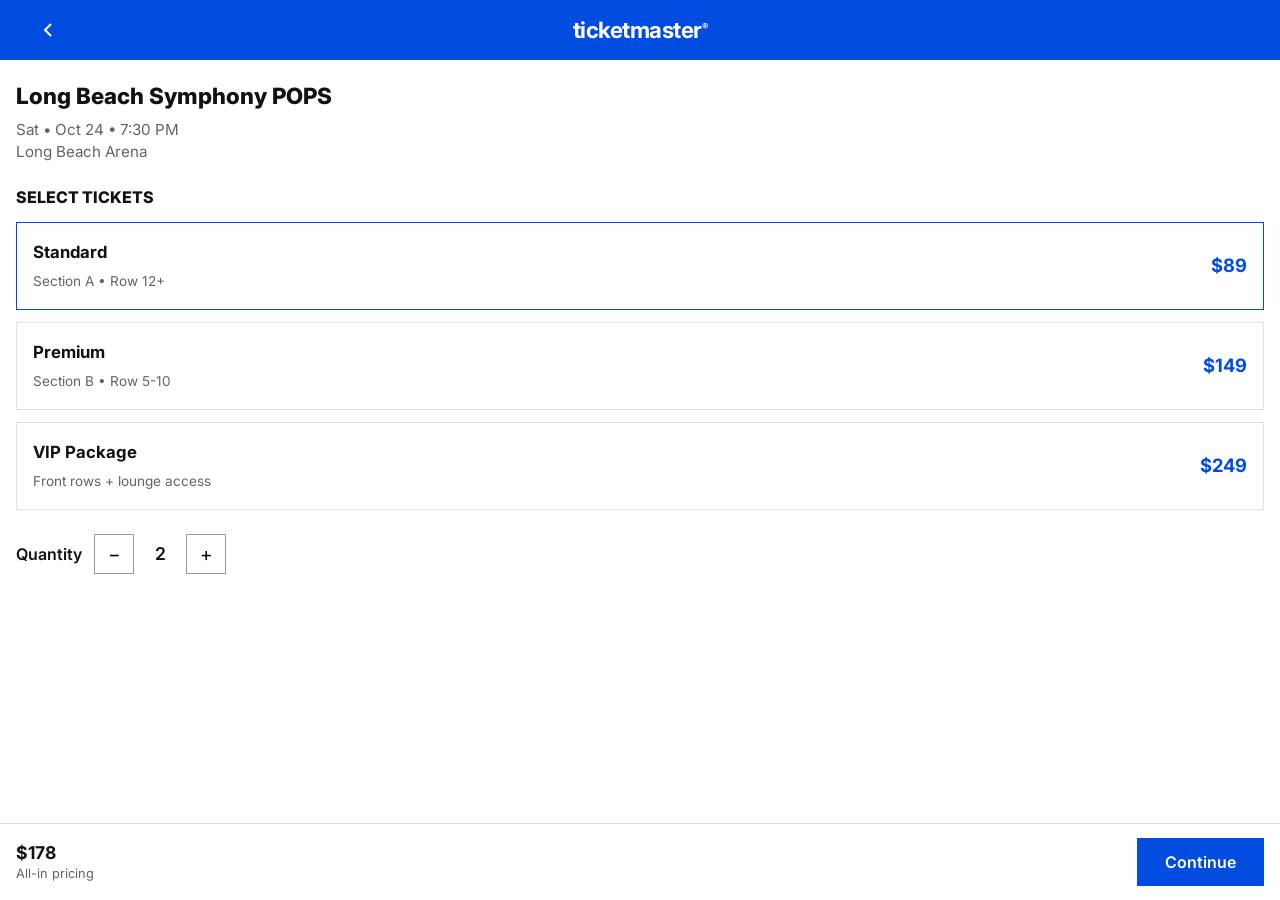
<file: tickets.html>
<!DOCTYPE html>
<html lang="en">
<head>
  <meta charset="UTF-8">
  <meta name="viewport" content="width=device-width, initial-scale=1.0">
  <title>Find Tickets | Ticketmaster</title>
  <link rel="stylesheet" href="css/styles.css">
  <link rel="stylesheet" href="css/event.css">
  <link href="https://fonts.googleapis.com/css2?family=Inter:wght@400;500;600;700;800&display=swap" rel="stylesheet">
  <style>
    .tickets-page { padding: 20px 16px; }
    .tickets-page h1 { font-size: 1.4rem; font-weight: 800; margin-bottom: 8px; }
    .tickets-page .subtitle { color: #646464; margin-bottom: 24px; font-size: 0.95rem; }
    .ticket-tier {
      border: 1px solid #e0e0e0;
      padding: 18px 16px;
      margin-bottom: 12px;
      display: flex;
      justify-content: space-between;
      align-items: center;
      cursor: pointer;
    }
    .ticket-tier:active { background: #f5f5f5; }
    .ticket-tier h3 { font-size: 1.05rem; font-weight: 700; margin-bottom: 4px; }
    .ticket-tier .price { font-size: 1.15rem; font-weight: 700; color: #024ddf; }
    .ticket-tier .meta { font-size: 0.85rem; color: #646464; }
    .qty-row { display: flex; align-items: center; gap: 12px; margin-top: 24px; }
    .qty-btn {
      width: 40px; height: 40px;
      border: 1px solid #999;
      font-size: 1.2rem;
      display: flex; align-items: center; justify-content: center;
    }
    .qty-value { font-size: 1.1rem; font-weight: 600; min-width: 28px; text-align: center; }
    .checkout-bar {
      position: fixed; bottom: 0; left: 0; right: 0;
      background: #fff;
      border-top: 1px solid #e0e0e0;
      padding: 14px 16px;
      display: flex; justify-content: space-between; align-items: center;
      z-index: 100;
    }
    .checkout-bar .total { font-size: 1.1rem; font-weight: 700; }
    .checkout-bar .btn-buy {
      background: #024ddf; color: #fff;
      font-weight: 600; padding: 14px 28px; font-size: 1rem;
    }
  </style>
</head>
<body>
  <header class="header event-header">
    <div class="header-top">
      <a href="event.html" class="back-btn" aria-label="Back">
        <svg width="24" height="24" viewBox="0 0 24 24" fill="none" stroke="currentColor" stroke-width="2"><polyline points="15 18 9 12 15 6"></polyline></svg>
      </a>
      <a href="index.html" class="logo"><span class="logo-text">ticketmaster<span class="registered">®</span></span></a>
      <div style="width:32px"></div>
    </div>
  </header>

  <main class="tickets-page">
    <h1>Long Beach Symphony POPS</h1>
    <p class="subtitle">Sat • Oct 24 • 7:30 PM<br>Long Beach Arena</p>

    <h2 style="font-size:1rem;font-weight:800;margin-bottom:14px;">SELECT TICKETS</h2>

    <div class="ticket-tier" data-price="89">
      <div>
        <h3>Standard</h3>
        <span class="meta">Section A • Row 12+</span>
      </div>
      <span class="price">$89</span>
    </div>
    <div class="ticket-tier" data-price="149">
      <div>
        <h3>Premium</h3>
        <span class="meta">Section B • Row 5-10</span>
      </div>
      <span class="price">$149</span>
    </div>
    <div class="ticket-tier" data-price="249">
      <div>
        <h3>VIP Package</h3>
        <span class="meta">Front rows + lounge access</span>
      </div>
      <span class="price">$249</span>
    </div>

    <div class="qty-row">
      <span style="font-weight:600">Quantity</span>
      <button class="qty-btn" id="qtyMinus">−</button>
      <span class="qty-value" id="qtyValue">2</span>
      <button class="qty-btn" id="qtyPlus">+</button>
    </div>
  </main>

  <div class="checkout-bar">
    <div>
      <div class="total" id="totalPrice">$178</div>
      <div style="font-size:0.8rem;color:#646464">All-in pricing</div>
    </div>
    <button class="btn-buy" id="buyBtn">Continue</button>
  </div>

  <script>
    let qty = 2;
    let unitPrice = 89;
    const qtyEl = document.getElementById('qtyValue');
    const totalEl = document.getElementById('totalPrice');
    document.getElementById('qtyMinus').onclick = () => { if (qty > 1) { qty--; update(); } };
    document.getElementById('qtyPlus').onclick = () => { qty++; update(); };
    document.querySelectorAll('.ticket-tier').forEach(t => {
      t.onclick = () => {
        document.querySelectorAll('.ticket-tier').forEach(x => x.style.borderColor = '#e0e0e0');
        t.style.borderColor = '#024ddf';
        unitPrice = +t.dataset.price;
        update();
      };
    });
    document.querySelector('.ticket-tier').style.borderColor = '#024ddf';
    function update() {
      qtyEl.textContent = qty;
      totalEl.textContent = '$' + (qty * unitPrice);
    }
    document.getElementById('buyBtn').onclick = () => {
      alert('Checkout flow coming next (connect to Supabase for real orders).\\n\\nTotal: $' + (qty * unitPrice));
    };
  </script>
</body>
</html>
</file>
<file: css/styles.css>
/* ===== RESET & BASE ===== */
*, *::before, *::after {
  box-sizing: border-box;
  margin: 0;
  padding: 0;
}

:root {
  --tm-blue: #024ddf;
  --tm-blue-dark: #0139a7;
  --black: #121212;
  --dark: #1a1a1a;
  --gray: #646464;
  --light-gray: #949494;
  --border: #e0e0e0;
  --bg: #f5f5f5;
  --white: #ffffff;
  --font: 'Inter', -apple-system, BlinkMacSystemFont, 'Segoe UI', Roboto, sans-serif;
}

html {
  font-size: 16px;
  -webkit-text-size-adjust: 100%;
}

body {
  font-family: var(--font);
  color: var(--black);
  background: var(--white);
  line-height: 1.4;
  -webkit-font-smoothing: antialiased;
  overflow-x: hidden;
}

img {
  max-width: 100%;
  display: block;
}

a {
  text-decoration: none;
  color: inherit;
}

button {
  border: none;
  background: none;
  cursor: pointer;
  font-family: inherit;
}

/* ===== HEADER ===== */
.header {
  position: sticky;
  top: 0;
  z-index: 1000;
  background: var(--white);
}

.header-top {
  display: flex;
  align-items: center;
  justify-content: space-between;
  padding: 14px 16px;
  background: var(--tm-blue);
  color: var(--white);
}

.menu-btn,
.user-btn {
  color: var(--white);
  padding: 6px;
  display: flex;
  align-items: center;
  justify-content: center;
}

.logo-text {
  font-size: 1.4rem;
  font-weight: 700;
  letter-spacing: -0.5px;
  color: var(--white);
}

.registered {
  font-size: 0.6rem;
  vertical-align: super;
}

/* Search */
.search-container {
  padding: 14px 16px 16px;
  background: var(--white);
  border-bottom: 1px solid var(--border);
}

.search-row {
  display: flex;
  align-items: center;
  margin-bottom: 14px;
}

.search-field {
  display: flex;
  align-items: center;
  gap: 10px;
  flex: 1;
}

.field-icon {
  color: var(--tm-blue);
  flex-shrink: 0;
}

.field-content {
  display: flex;
  flex-direction: column;
}

.field-label {
  font-size: 0.7rem;
  font-weight: 700;
  color: var(--gray);
  letter-spacing: 0.04em;
  text-transform: uppercase;
}

.field-value {
  font-size: 0.95rem;
  color: var(--black);
  font-weight: 500;
}

.search-divider {
  width: 1px;
  height: 36px;
  background: var(--border);
  margin: 0 14px;
}

.dates-field .chevron {
  margin-left: auto;
  color: var(--gray);
}

.search-input-wrapper {
  position: relative;
  display: flex;
  align-items: center;
  border: 1px solid #999;
  padding: 0 14px;
  height: 52px;
  background: var(--white);
}

.search-input-wrapper:focus-within {
  border-color: var(--tm-blue);
  box-shadow: 0 0 0 2px rgba(2, 77, 223, 0.2);
}

.search-label {
  position: absolute;
  top: 5px;
  left: 14px;
  font-size: 0.7rem;
  font-weight: 700;
  color: var(--gray);
  letter-spacing: 0.04em;
}

.search-input {
  width: 100%;
  border: none;
  outline: none;
  font-size: 1rem;
  padding: 18px 40px 6px 0;
  background: transparent;
  color: var(--black);
}

.search-input::placeholder {
  color: var(--light-gray);
}

.search-btn {
  position: absolute;
  right: 10px;
  color: var(--tm-blue);
  padding: 8px;
  display: flex;
}

/* ===== HERO PROMO ===== */
.hero-promo {
  padding: 0;
}

.promo-card {
  overflow: hidden;
  background: var(--black);
}

.promo-image {
  position: relative;
  height: 240px;
  background: linear-gradient(120deg, #5eb8f0 0%, #7dd3fc 30%, #fbbf24 70%, #f59e0b 100%);
  display: flex;
  align-items: center;
  justify-content: center;
  overflow: hidden;
}

.promo-overlay {
  text-align: center;
  color: var(--white);
  z-index: 2;
  padding: 20px;
  width: 100%;
}

.promo-presenter {
  font-size: 0.75rem;
  font-weight: 700;
  letter-spacing: 0.12em;
  opacity: 0.95;
  display: block;
  margin-bottom: 4px;
}

.promo-title {
  font-size: 1.75rem;
  font-weight: 800;
  font-style: italic;
  margin: 0 0 16px;
  text-shadow: 0 2px 6px rgba(0,0,0,0.25);
  letter-spacing: -0.5px;
}

.promo-offer {
  display: flex;
  flex-direction: column;
  align-items: center;
  line-height: 0.95;
}

.offer-big {
  font-size: 3rem;
  font-weight: 900;
  letter-spacing: -1.5px;
  text-shadow: 3px 3px 0 #000;
  color: var(--white);
}

.offer-for {
  font-size: 1rem;
  font-weight: 700;
  margin: 2px 0;
}

.offer-price {
  font-size: 3.4rem;
  font-weight: 900;
  color: #fbbf24;
  text-shadow: 3px 3px 0 #000;
}

.promo-footer {
  background: var(--black);
  padding: 14px 16px 16px;
  color: var(--white);
}

.ends-badge {
  display: inline-block;
  background: var(--tm-blue);
  color: var(--white);
  font-size: 0.75rem;
  font-weight: 700;
  padding: 4px 10px;
  margin-bottom: 8px;
  letter-spacing: 0.03em;
}

.promo-footer h3 {
  font-size: 1.25rem;
  font-weight: 700;
  border-bottom: 3px solid var(--tm-blue);
  display: inline-block;
  padding-bottom: 3px;
}

/* ===== FEATURED EVENTS (dark list) ===== */
.featured-events {
  background: var(--black);
  padding: 0;
}

.event-list-item {
  display: flex;
  align-items: stretch;
  gap: 0;
  border-bottom: 1px solid #2a2a2a;
  cursor: pointer;
  background: var(--black);
  color: var(--white);
}

.event-list-item:active {
  background: #1f1f1f;
}

.event-thumb {
  width: 120px;
  min-height: 80px;
  overflow: hidden;
  flex-shrink: 0;
  background: #222;
}

.event-thumb img {
  width: 100%;
  height: 100%;
  object-fit: cover;
}

.event-info {
  flex: 1;
  min-width: 0;
  padding: 16px 16px 16px 14px;
  display: flex;
  flex-direction: column;
  justify-content: center;
}

.event-category {
  font-size: 0.7rem;
  font-weight: 600;
  color: #a0a0a0;
  text-transform: uppercase;
  letter-spacing: 0.04em;
  display: block;
  margin-bottom: 4px;
}

.event-name {
  font-size: 1.05rem;
  font-weight: 700;
  color: var(--white);
  line-height: 1.25;
}

/* ===== SECTIONS ===== */
.section {
  padding: 28px 0 8px;
  background: var(--white);
}

.section-header {
  padding: 0 16px 18px;
  display: flex;
  align-items: center;
  justify-content: space-between;
}

.section-title {
  font-size: 1.2rem;
  font-weight: 800;
  letter-spacing: -0.02em;
  color: var(--black);
  position: relative;
  display: inline-block;
  padding-top: 10px;
}

.section-title::before {
  content: '';
  position: absolute;
  left: 0;
  top: 0;
  width: 28px;
  height: 3px;
  background: var(--black);
}

.see-all-btn {
  font-size: 0.9rem;
  font-weight: 600;
  color: var(--tm-blue);
  padding: 8px 14px;
  border: 1px solid var(--border);
  background: var(--white);
}

/* ===== CAROUSEL ===== */
.carousel-container {
  position: relative;
  padding: 0 16px 20px;
}

.carousel-track {
  display: flex;
  gap: 14px;
  overflow-x: auto;
  scroll-snap-type: x mandatory;
  scrollbar-width: none;
  -ms-overflow-style: none;
  padding-bottom: 6px;
}

.carousel-track::-webkit-scrollbar {
  display: none;
}

.carousel-btn {
  position: absolute;
  top: 42%;
  transform: translateY(-50%);
  width: 40px;
  height: 40px;
  background: var(--white);
  box-shadow: 0 2px 10px rgba(0,0,0,0.18);
  display: flex;
  align-items: center;
  justify-content: center;
  z-index: 10;
  color: var(--black);
}

.carousel-btn.prev {
  left: 6px;
}

.carousel-btn.next {
  right: 6px;
  background: var(--tm-blue);
  color: var(--white);
}

.carousel-btn:active {
  transform: translateY(-50%) scale(0.94);
}

/* Trending / Popular cards */
.carousel-card {
  flex: 0 0 78%;
  max-width: 300px;
  scroll-snap-align: start;
  cursor: pointer;
}

.card-image {
  position: relative;
  width: 100%;
  aspect-ratio: 16 / 10;
  overflow: hidden;
  background: #222;
}

.card-image img {
  width: 100%;
  height: 100%;
  object-fit: cover;
}

.card-content {
  padding: 12px 0 4px;
}

.card-category {
  font-size: 0.75rem;
  font-weight: 700;
  color: var(--gray);
  text-transform: uppercase;
  letter-spacing: 0.04em;
}

.card-title {
  font-size: 1.1rem;
  font-weight: 700;
  margin-top: 3px;
  color: var(--black);
}

/* Happening This Week cards */
.event-card {
  flex: 0 0 82%;
  max-width: 320px;
  scroll-snap-align: start;
  cursor: pointer;
}

.event-card-image {
  position: relative;
  width: 100%;
  aspect-ratio: 16 / 10;
  overflow: hidden;
  background: #222;
}

.event-card-image img {
  width: 100%;
  height: 100%;
  object-fit: cover;
}

.today-badge {
  position: absolute;
  bottom: 12px;
  left: 12px;
  background: var(--tm-blue);
  color: var(--white);
  font-size: 0.75rem;
  font-weight: 700;
  padding: 5px 10px;
  display: flex;
  align-items: center;
  gap: 5px;
}

.event-card-content {
  padding: 12px 0 4px;
}

.event-date {
  font-size: 0.85rem;
  color: var(--gray);
  font-weight: 500;
}

.event-card-title {
  font-size: 1.1rem;
  font-weight: 700;
  margin: 5px 0 3px;
  color: var(--black);
  line-height: 1.3;
}

.event-venue {
  font-size: 0.9rem;
  color: var(--gray);
}

/* ===== VIP AD ===== */
.ad-section {
  padding: 8px 16px 24px;
}

.vip-ad {
  background: #0d0d0d;
  padding: 0;
  color: var(--white);
  position: relative;
  overflow: hidden;
  min-height: 200px;
  display: flex;
  flex-direction: column;
  justify-content: flex-end;
  background-image: linear-gradient(135deg, #1a1a2e 0%, #0f0f1a 40%, #1a0a2e 100%);
}

.vip-ad-inner {
  padding: 28px 20px 24px;
  position: relative;
  z-index: 2;
}

.vip-ad h3 {
  font-size: 1.35rem;
  font-weight: 800;
  line-height: 1.3;
  margin-bottom: 18px;
  letter-spacing: -0.02em;
}

.vip-ad h3 span {
  display: block;
}

.btn-primary {
  background: var(--tm-blue);
  color: var(--white);
  font-size: 0.95rem;
  font-weight: 600;
  padding: 12px 22px;
  display: inline-block;
}

.btn-primary:active {
  background: var(--tm-blue-dark);
}

.vip-brand {
  position: absolute;
  bottom: 18px;
  right: 20px;
  font-size: 0.9rem;
  font-weight: 700;
  opacity: 0.75;
}

.ad-label {
  display: block;
  text-align: center;
  font-size: 0.8rem;
  color: var(--light-gray);
  margin-top: 10px;
}

/* ===== SPONSORED PRESALES ===== */
.location-selector {
  display: flex;
  align-items: center;
  gap: 8px;
  padding: 0 16px 16px;
  font-size: 0.95rem;
  color: var(--gray);
}

.location-selector a {
  color: var(--tm-blue);
  font-weight: 600;
  text-decoration: underline;
}

.presale-card {
  flex: 0 0 88%;
  max-width: 360px;
  scroll-snap-align: start;
  cursor: pointer;
}

.presale-image {
  position: relative;
  width: 100%;
  aspect-ratio: 16 / 9;
  overflow: hidden;
  background: #222;
}

.presale-image img {
  width: 100%;
  height: 100%;
  object-fit: cover;
}

.presale-badge {
  position: absolute;
  bottom: 14px;
  left: 14px;
  background: #8b3d9b;
  color: var(--white);
  font-size: 0.75rem;
  font-weight: 700;
  padding: 5px 12px;
  letter-spacing: 0.04em;
}

.presale-content {
  padding: 14px 0 6px;
}

.presale-date {
  font-size: 0.85rem;
  color: var(--gray);
  font-weight: 500;
}

.presale-title {
  font-size: 1.15rem;
  font-weight: 700;
  margin: 5px 0 4px;
  line-height: 1.25;
}

.presale-venue {
  font-size: 0.9rem;
  color: var(--gray);
  display: block;
  margin-bottom: 12px;
}

.presale-sponsor {
  display: flex;
  align-items: center;
  gap: 10px;
  padding-top: 12px;
  border-top: 1px solid var(--border);
}

.sponsor-logo {
  background: #003b70;
  color: var(--white);
  font-size: 0.8rem;
  font-weight: 700;
  width: 36px;
  height: 36px;
  display: flex;
  align-items: center;
  justify-content: center;
  flex-shrink: 0;
}

.sponsor-date {
  font-size: 0.85rem;
  color: var(--gray);
}

/* ===== POPULAR NEAR YOU ===== */
.category-block {
  margin-bottom: 28px;
}

.category-header {
  display: flex;
  align-items: center;
  justify-content: space-between;
  padding: 0 16px 14px;
}

.category-title {
  font-size: 1rem;
  font-weight: 700;
  text-transform: uppercase;
  letter-spacing: 0.03em;
}

.see-all {
  font-size: 0.95rem;
  font-weight: 600;
  color: var(--tm-blue);
}

.sports-card .card-image {
  background: #111;
  display: flex;
  align-items: center;
  justify-content: center;
}

.team-logo {
  font-size: 3.5rem;
  font-weight: 900;
  color: var(--white);
}

.sports-bg.lakers {
  background: linear-gradient(135deg, #552583, #fdb927);
}

/* ===== GUIDES ===== */
.guide-card {
  flex: 0 0 80%;
  max-width: 310px;
  scroll-snap-align: start;
  cursor: pointer;
}

.guide-image {
  width: 100%;
  aspect-ratio: 16 / 10;
  display: flex;
  align-items: center;
  justify-content: center;
  margin-bottom: 12px;
}

.nba-guide {
  background: linear-gradient(135deg, #1d428a, #c8102e);
}

.nhl-guide {
  background: linear-gradient(135deg, #000, #333);
}

.guide-logo {
  font-size: 2.8rem;
  font-weight: 900;
  color: var(--white);
  letter-spacing: 2px;
}

.guide-content h3 {
  font-size: 1.1rem;
  font-weight: 700;
  margin-bottom: 6px;
}

.guide-content p {
  font-size: 0.9rem;
  color: var(--gray);
  line-height: 1.45;
}

/* ===== DISCOVER MORE ===== */
.discover-card {
  flex: 0 0 88%;
  max-width: 360px;
  scroll-snap-align: start;
  cursor: pointer;
}

.discover-image {
  position: relative;
  width: 100%;
  aspect-ratio: 16 / 9;
  overflow: hidden;
  margin-bottom: 12px;
}

.discover-image img {
  width: 100%;
  height: 100%;
  object-fit: cover;
}

.discover-overlay {
  position: absolute;
  inset: 0;
  display: flex;
  align-items: center;
  justify-content: center;
  background: rgba(0,0,0,0.25);
}

.discover-badge {
  background: var(--black);
  color: var(--white);
  font-size: 1.2rem;
  font-weight: 800;
  padding: 12px 22px;
  border-bottom: 3px solid var(--tm-blue);
}

.discover-content .card-category {
  display: block;
  margin-bottom: 4px;
}

.discover-content h3 {
  font-size: 1.15rem;
  font-weight: 700;
  margin-bottom: 6px;
}

.discover-content p {
  font-size: 0.9rem;
  color: var(--gray);
  line-height: 1.45;
}

/* ===== POPULAR CITIES ===== */
.cities-section .carousel-card {
  flex: 0 0 78%;
  max-width: 300px;
}

.city-name {
  font-size: 1.1rem;
  font-weight: 700;
  margin-top: 10px;
  color: var(--black);
}

/* ===== UNIVERSE AD ===== */
.universe-ad {
  margin: 8px 16px 24px;
  border: 1px solid var(--border);
  overflow: hidden;
}

.universe-ad img {
  width: 100%;
  aspect-ratio: 16 / 10;
  object-fit: cover;
}

.universe-ad-content {
  padding: 16px;
  text-align: center;
}

.universe-ad-content h3 {
  font-size: 1.15rem;
  font-weight: 700;
  margin-bottom: 8px;
}

.universe-ad-content p {
  font-size: 0.9rem;
  color: var(--gray);
  margin-bottom: 14px;
}

.btn-universe {
  background: #e91e8c;
  color: var(--white);
  font-size: 0.95rem;
  font-weight: 600;
  padding: 12px 20px;
  display: inline-block;
}

/* ===== FOOTER ===== */
.footer {
  background: var(--black);
  color: var(--white);
  padding: 40px 16px 100px;
  margin-top: 16px;
}

.footer-brand {
  margin-bottom: 32px;
}

.footer-logo {
  font-size: 1.5rem;
  font-weight: 700;
}

.footer-section {
  margin-bottom: 32px;
}

.footer-section h4 {
  font-size: 1rem;
  font-weight: 600;
  margin-bottom: 16px;
}

.social-links {
  display: flex;
  gap: 22px;
}

.social-links a {
  color: var(--white);
  opacity: 0.9;
}

.app-buttons {
  display: flex;
  gap: 12px;
  flex-wrap: wrap;
}

.app-btn {
  display: flex;
  align-items: center;
  gap: 8px;
  background: var(--white);
  color: var(--black);
  font-size: 0.85rem;
  font-weight: 600;
  padding: 12px 16px;
}

.terms-text {
  font-size: 0.85rem;
  color: var(--light-gray);
  margin-bottom: 28px;
  line-height: 1.5;
}

.terms-text a {
  color: var(--white);
  text-decoration: underline;
}

.footer-links {
  border-top: 1px solid #333;
}

.footer-accordion {
  width: 100%;
  display: flex;
  align-items: center;
  justify-content: space-between;
  padding: 18px 0;
  color: var(--white);
  font-size: 1rem;
  font-weight: 500;
  border-bottom: 1px solid #333;
}

.footer-bottom {
  margin-top: 32px;
  padding-top: 20px;
}

.policy-links {
  display: flex;
  flex-wrap: wrap;
  gap: 8px 16px;
  margin-bottom: 16px;
}

.policy-links a {
  font-size: 0.85rem;
  color: var(--light-gray);
}

.copyright {
  font-size: 0.8rem;
  color: var(--light-gray);
}

/* ===== RESPONSIVE ===== */
@media (min-width: 768px) {
  .header-top {
    padding: 14px 32px;
  }

  .search-container {
    padding: 16px 32px 20px;
  }

  .section-header,
  .carousel-container,
  .ad-section,
  .location-selector,
  .category-header {
    padding-left: 32px;
    padding-right: 32px;
  }

  .carousel-card {
    flex: 0 0 42%;
    max-width: 340px;
  }

  .event-card {
    flex: 0 0 42%;
    max-width: 360px;
  }

  .presale-card,
  .discover-card {
    flex: 0 0 48%;
    max-width: 420px;
  }

  .guide-card {
    flex: 0 0 42%;
  }

  .promo-image {
    height: 320px;
  }

  .offer-big {
    font-size: 4rem;
  }

  .offer-price {
    font-size: 4.5rem;
  }

  .event-thumb {
    width: 160px;
    min-height: 100px;
  }

  .footer {
    padding: 48px 32px 80px;
  }
}
</file>
<file: css/event.css>
/* Event Detail Page Styles */

.event-header .header-top {
  justify-content: space-between;
}

.back-btn {
  color: var(--white);
  display: flex;
  padding: 4px;
}

.header-actions {
  display: flex;
  gap: 8px;
}

.icon-btn {
  color: var(--white);
  padding: 4px;
  display: flex;
}

/* Hero */
.event-hero {
  position: relative;
  color: var(--white);
}

.event-hero-bg {
  position: relative;
  height: 220px;
  overflow: hidden;
}

.event-hero-bg img {
  width: 100%;
  height: 100%;
  object-fit: cover;
}

.hero-gradient {
  position: absolute;
  inset: 0;
  background: linear-gradient(to top, rgba(0,0,0,0.85) 0%, rgba(0,0,0,0.3) 50%, transparent 100%);
}

.event-hero-content {
  position: absolute;
  bottom: 0;
  left: 0;
  right: 0;
  padding: 16px;
}

.breadcrumb {
  font-size: 0.7rem;
  opacity: 0.8;
  display: block;
  margin-bottom: 6px;
}

.event-genre {
  font-size: 0.8rem;
  font-weight: 500;
  opacity: 0.9;
}

.event-title {
  font-size: 1.6rem;
  font-weight: 800;
  line-height: 1.2;
  margin: 4px 0 10px;
}

.event-meta {
  display: flex;
  align-items: center;
  gap: 16px;
}

.favorite-btn {
  color: var(--white);
  padding: 4px;
}

.rating {
  display: flex;
  align-items: center;
  gap: 4px;
  font-weight: 600;
  font-size: 0.9rem;
}

/* Tabs */
.event-tabs {
  display: flex;
  border-bottom: 1px solid var(--border-gray);
  background: var(--white);
  position: sticky;
  top: 52px;
  z-index: 100;
  overflow-x: auto;
}

.tab {
  flex: 1;
  min-width: 80px;
  padding: 14px 8px;
  font-size: 0.8rem;
  font-weight: 700;
  letter-spacing: 0.03em;
  color: var(--gray);
  text-align: center;
  border-bottom: 3px solid transparent;
  transition: all 0.2s;
}

.tab.active {
  color: var(--black);
  border-bottom-color: var(--tm-blue);
}

/* Tab Content */
.tab-content {
  display: none;
  padding: 20px 16px;
}

.tab-content.active {
  display: block;
}

/* Shows */
.shows-header {
  display: flex;
  align-items: center;
  justify-content: space-between;
  margin-bottom: 16px;
}

.shows-header h2 {
  font-size: 0.95rem;
  font-weight: 800;
}

.view-toggles {
  display: flex;
  gap: 4px;
}

.view-btn {
  width: 36px;
  height: 36px;
  display: flex;
  align-items: center;
  justify-content: center;
  border-radius: 4px;
  color: var(--gray);
}

.view-btn.active {
  background: var(--bg-light);
  color: var(--black);
}

.filters {
  display: flex;
  flex-direction: column;
  gap: 10px;
  margin-bottom: 20px;
}

.filter-field {
  display: flex;
  align-items: center;
  gap: 10px;
  padding: 12px 14px;
  border: 1px solid var(--border-gray);
  border-radius: 4px;
  font-size: 0.9rem;
  color: var(--gray);
}

.filter-field .chevron {
  margin-left: auto;
}

.shows-region {
  font-size: 0.95rem;
  font-weight: 700;
  margin-bottom: 16px;
}

/* Show Items */
.show-list {
  display: flex;
  flex-direction: column;
  gap: 0;
}

.show-item {
  display: flex;
  gap: 14px;
  padding: 16px 0;
  border-bottom: 1px solid var(--border-gray);
  cursor: pointer;
}

.show-date {
  display: flex;
  flex-direction: column;
  align-items: center;
  min-width: 44px;
}

.show-date .month {
  font-size: 0.7rem;
  font-weight: 700;
  color: var(--tm-blue);
  text-transform: uppercase;
}

.show-date .day {
  font-size: 1.4rem;
  font-weight: 800;
  line-height: 1.1;
}

.show-info {
  flex: 1;
  min-width: 0;
}

.show-time {
  font-size: 0.8rem;
  color: var(--gray);
  font-weight: 500;
}

.show-name {
  font-size: 0.95rem;
  font-weight: 700;
  margin: 3px 0 4px;
  line-height: 1.3;
  color: var(--black);
}

.show-venue {
  font-size: 0.8rem;
  color: var(--gray);
  line-height: 1.35;
}

.show-action {
  display: flex;
  align-items: center;
}

.btn-find {
  background: var(--tm-blue);
  color: var(--white);
  font-size: 0.8rem;
  font-weight: 600;
  padding: 10px 14px;
  border-radius: 4px;
  white-space: nowrap;
}

.btn-find:hover {
  background: var(--tm-blue-dark);
}

/* Promoted Banner */
.promoted-banner {
  display: flex;
  align-items: center;
  gap: 12px;
  padding: 14px;
  background: #f0f7ff;
  border-radius: 8px;
  margin: 8px 0;
  cursor: pointer;
}

.promoted-icon {
  width: 36px;
  height: 36px;
  background: var(--tm-blue);
  color: var(--white);
  border-radius: 6px;
  display: flex;
  align-items: center;
  justify-content: center;
  font-weight: 800;
  font-size: 1.1rem;
  flex-shrink: 0;
}

.promoted-text {
  flex: 1;
  display: flex;
  flex-direction: column;
  gap: 2px;
}

.promoted-label {
  font-size: 0.65rem;
  font-weight: 700;
  color: var(--tm-blue);
  letter-spacing: 0.05em;
}

.promoted-text strong {
  font-size: 0.85rem;
}

.promoted-text span:last-child {
  font-size: 0.75rem;
  color: var(--gray);
}

/* About */
.about-content h2 {
  font-size: 1.1rem;
  font-weight: 800;
  margin-bottom: 16px;
  position: relative;
}

.about-content h2::before {
  content: '';
  position: absolute;
  left: 0;
  top: -8px;
  width: 24px;
  height: 3px;
  background: var(--black);
}

.about-content h3 {
  font-size: 1rem;
  font-weight: 700;
  margin: 20px 0 10px;
}

.about-content p {
  font-size: 0.9rem;
  line-height: 1.6;
  color: #333;
  margin-bottom: 12px;
}

/* Reviews */
.reviews-header {
  display: flex;
  align-items: center;
  justify-content: space-between;
  margin-bottom: 16px;
}

.reviews-header h2 {
  font-size: 1rem;
  font-weight: 800;
}

.rating-badge {
  display: flex;
  align-items: center;
  gap: 4px;
  background: var(--black);
  color: var(--white);
  font-size: 0.85rem;
  font-weight: 700;
  padding: 4px 10px;
  border-radius: 4px;
}

.btn-write-review {
  width: 100%;
  background: var(--tm-blue);
  color: var(--white);
  font-size: 0.95rem;
  font-weight: 600;
  padding: 14px;
  border-radius: 4px;
  display: flex;
  align-items: center;
  justify-content: center;
  gap: 8px;
  margin-bottom: 24px;
}

.btn-write-review:hover {
  background: var(--tm-blue-dark);
}

.review-item {
  padding: 20px 0;
  border-bottom: 1px solid var(--border-gray);
}

.review-stars {
  display: flex;
  gap: 2px;
  margin-bottom: 8px;
}

.review-title {
  font-size: 1rem;
  font-weight: 700;
  margin-bottom: 4px;
}

.review-meta {
  font-size: 0.8rem;
  color: var(--gray);
  margin-bottom: 10px;
}

.review-body {
  font-size: 0.9rem;
  line-height: 1.55;
  color: #333;
}

/* Responsive */
@media (min-width: 768px) {
  .event-hero-bg {
    height: 320px;
  }

  .event-title {
    font-size: 2.2rem;
  }

  .tab-content {
    padding: 24px 32px;
  }

  .show-item {
    align-items: center;
  }
}
</file>
